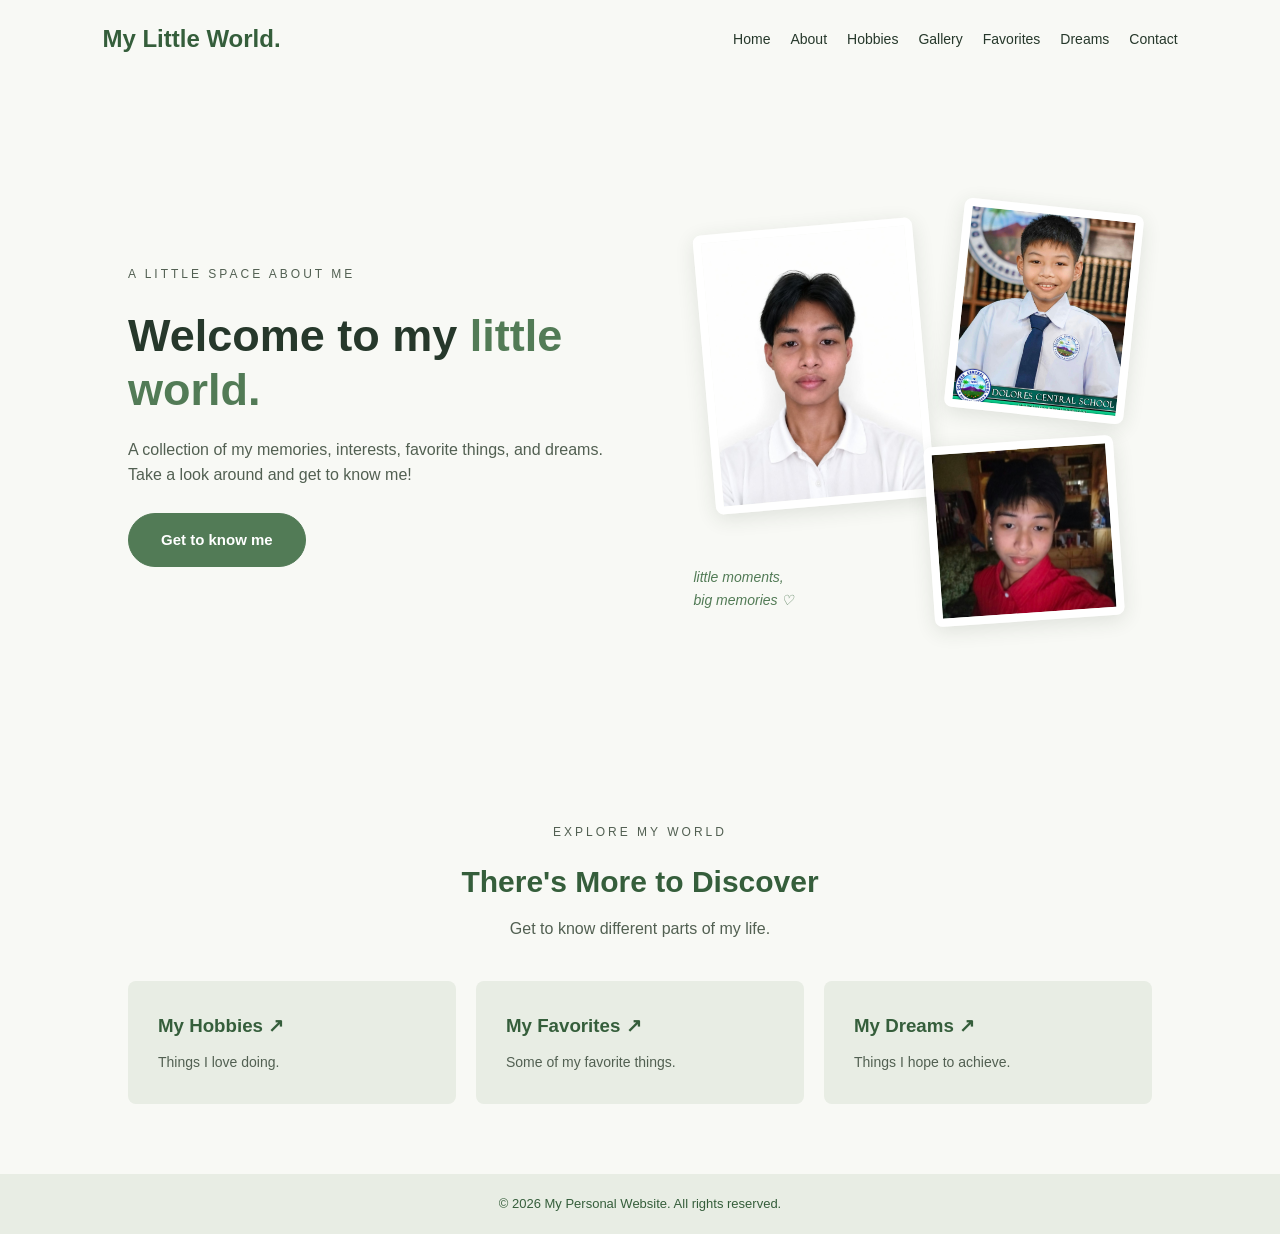
<file: index.html>
<!DOCTYPE html>
<html lang="en">

<head>
    <!-- Sets the character encoding so text displays correctly -->
    <meta charset="UTF-8">

    <!-- Makes the website adjust to different screen sizes -->
    <meta name="viewport" content="width=device-width, initial-scale=1.0">

    <!-- The title displayed on the browser tab -->
    <title>Home | My Personal Website</title>

    <!-- Connects this HTML file to our CSS design file -->
    <link rel="stylesheet" href="style.css">
</head>

<body>

    <!-- HEADER: Contains the website logo and navigation menu -->
    <header>

        <!-- NAVIGATION: Links to all seven website pages -->
        <nav class="navbar">

            <!-- Website name -->
            <h2 class="logo">My Little World.</h2>

            <!-- Navigation links -->
            <ul class="nav-links">
                <li><a href="index.html">Home</a></li>
                <li><a href="about.html">About</a></li>
                <li><a href="hobbies.html">Hobbies</a></li>
                <li><a href="gallery.html">Gallery</a></li>
                <li><a href="favorites.html">Favorites</a></li>
                <li><a href="dreams.html">Dreams</a></li>
                <li><a href="contact.html">Contact</a></li>
            </ul>

        </nav>
    </header>


    <!-- MAIN: Contains the main content of the homepage -->
    <main>

        <!-- HERO SECTION: The welcome message and introduction -->
        <section class="home-hero">

            <!-- Introduction text -->
            <div class="hero-intro">

                <p class="welcome">A LITTLE SPACE ABOUT ME</p>

                <h1>Welcome to my <span>little world.</span></h1>

                <p>
                    A collection of my memories, interests,
                    favorite things, and dreams.
                    Take a look around and get to know me!
                </p>

                <!-- Button that takes visitors to the About page -->
                <a href="about.html" class="button">
                    Get to know me
                </a>

            </div>


            <!-- PHOTO COLLAGE: Displays three personal photos -->
            <div class="photo-collage">

                <img src="images/68ea8a51-f6c2-4636-8821-da8020b15605.jpg"
                     alt="My profile photo"
                     class="collage-photo photo-one">

                <img src="images/1ccf02e3-b3cf-408d-aa7a-ffcaf8019500.jpg"
                     alt="A favorite memory"
                     class="collage-photo photo-two">

                <img src="images/1342d25d-c204-49b4-8e90-c7e0130693b8.jpg"
                     alt="Another favorite memory"
                     class="collage-photo photo-three">

                <!-- Small decorative text beside the photos -->
                <div class="collage-note">
                    little moments,<br>big memories ♡
                </div>

            </div>

        </section>


        <!-- EXPLORE SECTION: Provides shortcuts to other pages -->
        <section class="home-section">

            <!-- Section heading -->
            <div class="section-heading">

                <p class="welcome">EXPLORE MY WORLD</p>

                <h2>There's More to Discover</h2>

                <p>Get to know different parts of my life.</p>

            </div>


            <!-- QUICK LINKS: Cards that lead to other pages -->
            <div class="quick-links">

                <a href="hobbies.html" class="quick-card">
                    <h3>My Hobbies ↗</h3>
                    <p>Things I love doing.</p>
                </a>

                <a href="favorites.html" class="quick-card">
                    <h3>My Favorites ↗</h3>
                    <p>Some of my favorite things.</p>
                </a>

                <a href="dreams.html" class="quick-card">
                    <h3>My Dreams ↗</h3>
                    <p>Things I hope to achieve.</p>
                </a>

            </div>

        </section>

    </main>


    <!-- FOOTER: Appears at the bottom of the homepage -->
    <footer>
        <p>&copy; 2026 My Personal Website. All rights reserved.</p>
    </footer>

</body>
</html>
</file>
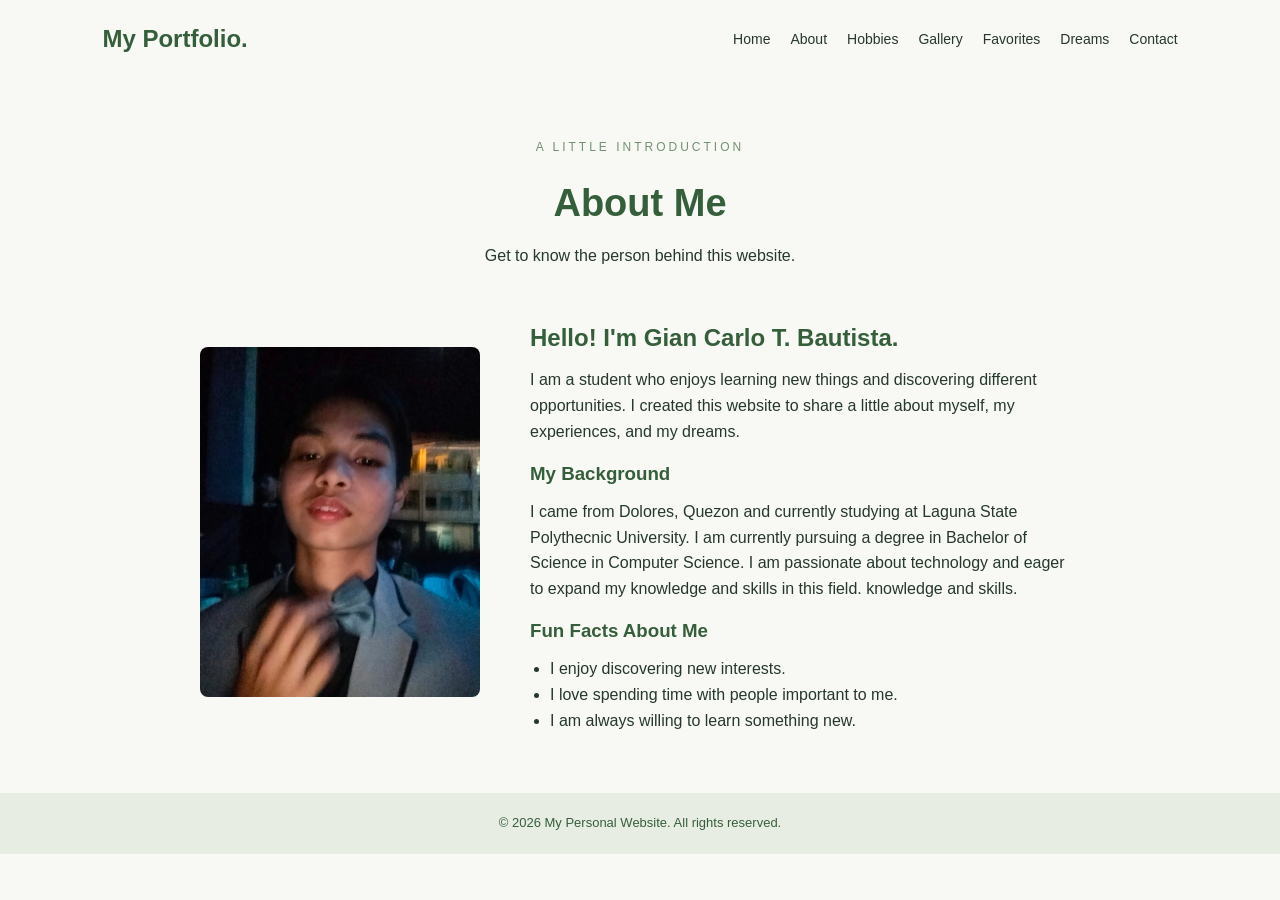
<file: about.html>
<!DOCTYPE html>
<html lang="en">
<head>
    <meta charset="UTF-8">
    <meta name="viewport" content="width=device-width, initial-scale=1.0">

    <title>About Me | My Personal Website</title>

    <link rel="stylesheet" href="style.css">
</head>

<body>

    <!-- Navigation -->
    <header>
        <nav class="navbar">
            <h2 class="logo">My Portfolio.</h2>

            <ul class="nav-links">
                <li><a href="index.html">Home</a></li>
                <li><a href="about.html">About</a></li>
                <li><a href="hobbies.html">Hobbies</a></li>
                <li><a href="gallery.html">Gallery</a></li>
                <li><a href="favorites.html">Favorites</a></li>
                <li><a href="dreams.html">Dreams</a></li>
                <li><a href="contact.html">Contact</a></li>
            </ul>
        </nav>
    </header>

    <!-- About Me Content -->
    <main class="page-container">

        <section class="page-heading">
            <p class="welcome">A LITTLE INTRODUCTION</p>
            <h1>About Me</h1>
            <p>Get to know the person behind this website.</p>
        </section>

        <section class="about-content">

            <div class="about-image">
                <img src="images/0bf9fb83-a630-45a4-aafd-3dfffcbde863.jpg" alt="My photograph">
            </div>

            <div class="about-text">
                <h2>Hello! I'm Gian Carlo T. Bautista.</h2>

                <p>
                    I am a student who enjoys learning new things
                    and discovering different opportunities.
                    I created this website to share a little
                    about myself, my experiences, and my dreams.
                </p>

                <h3>My Background</h3>
                <p>
                    I came from Dolores, Quezon and currently
                    studying at Laguna State Polythecnic University. I am currently pursuing a degree in Bachelor of Science in Computer Science. I am passionate about technology and eager to expand my knowledge and skills in this field.
                    knowledge and skills.
                </p>

                <h3>Fun Facts About Me</h3>
                <ul>
                    <li>I enjoy discovering new interests.</li>
                    <li>I love spending time with people important to me.</li>
                    <li>I am always willing to learn something new.</li>
                </ul>
            </div>

        </section>

    </main>

    <!-- Footer -->
    <footer>
        <p>&copy; 2026 My Personal Website. All rights reserved.</p>
    </footer>

</body>
</html>
</file>
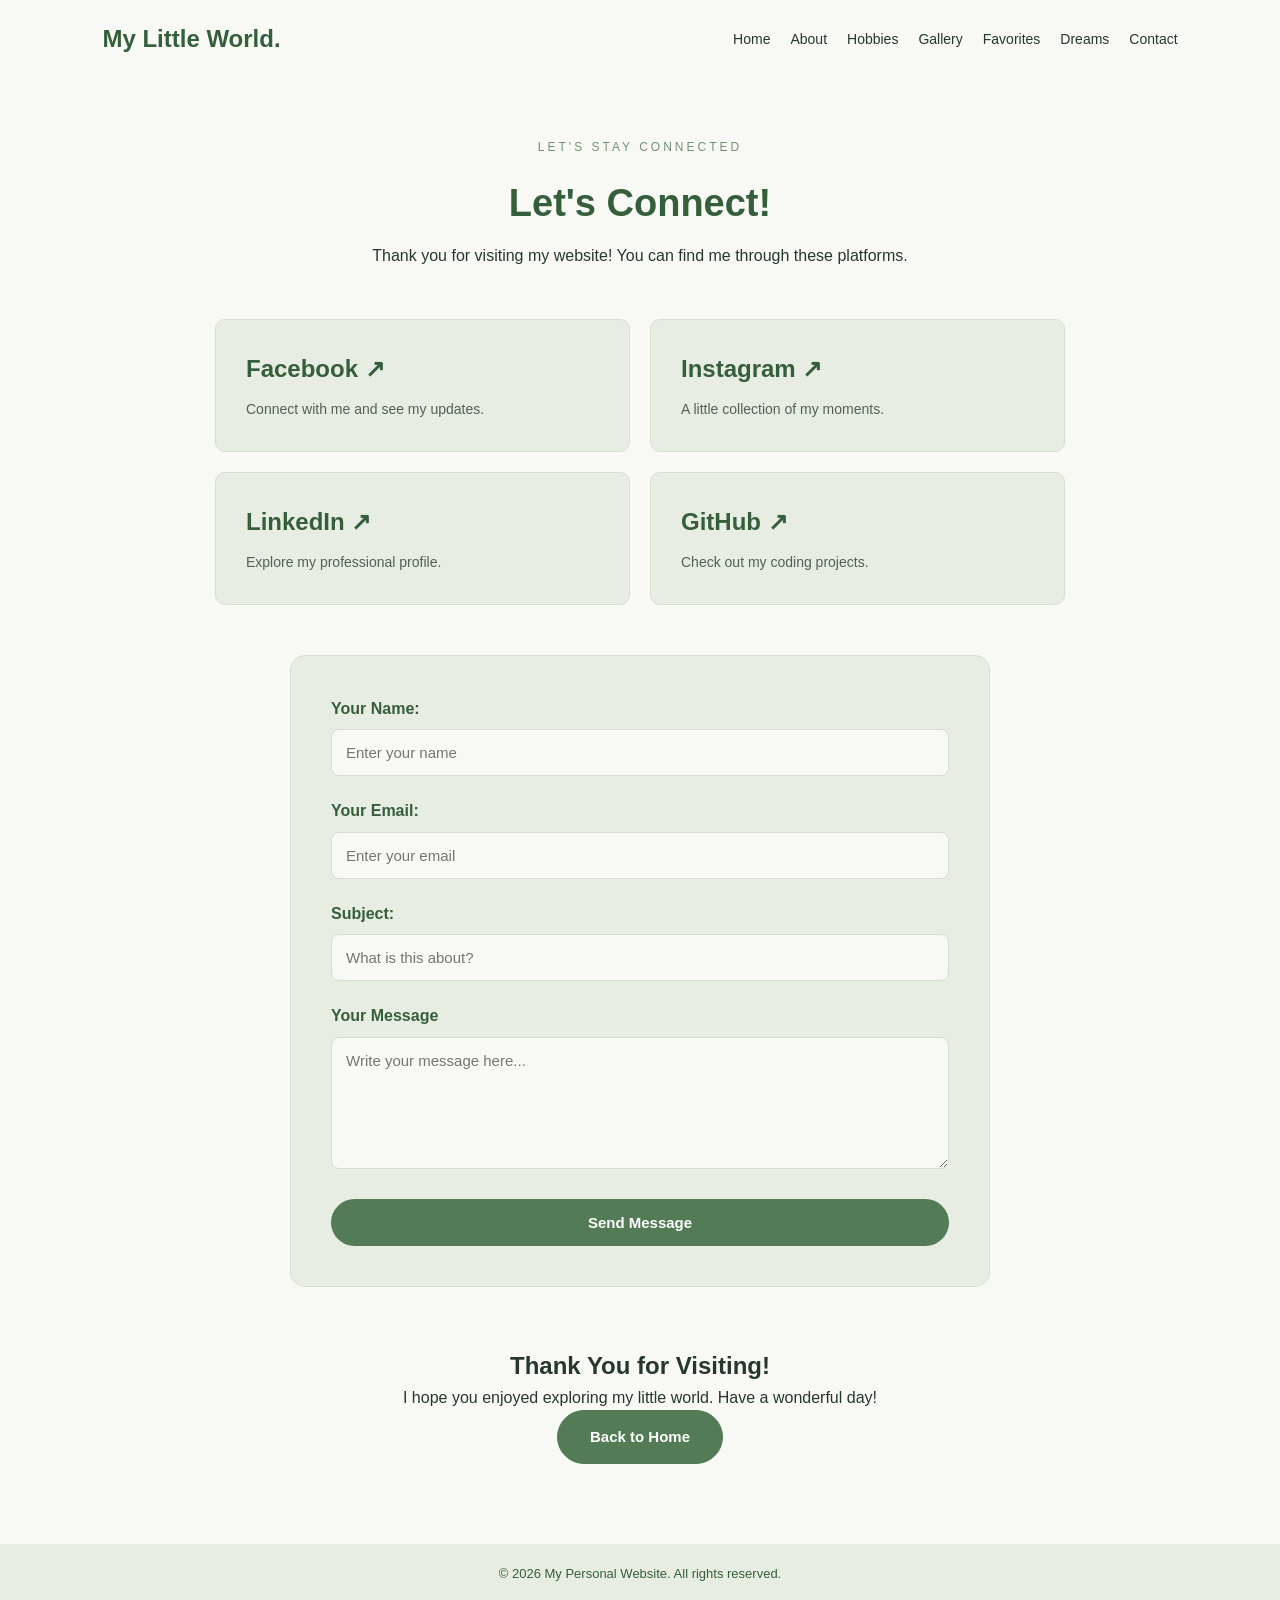
<file: contact.html>
<!DOCTYPE html>
<html lang="en">

<head>
    <!-- Basic website information -->
    <meta charset="UTF-8">
    <meta name="viewport" content="width=device-width, initial-scale=1.0">

    <!-- Browser tab title -->
    <title>Contact | My Personal Website</title>

    <!-- Connects the CSS design file -->
    <link rel="stylesheet" href="style.css">
</head>

<body>

    <!-- Header and navigation menu -->
    <header>
        <nav class="navbar">
            <h2 class="logo">My Little World.</h2>

            <ul class="nav-links">
                <li><a href="index.html">Home</a></li>
                <li><a href="about.html">About</a></li>
                <li><a href="hobbies.html">Hobbies</a></li>
                <li><a href="gallery.html">Gallery</a></li>
                <li><a href="favorites.html">Favorites</a></li>
                <li><a href="dreams.html">Dreams</a></li>
                <li><a href="contact.html">Contact</a></li>
            </ul>
        </nav>
    </header>

    <!-- Main content of the Contact page -->
    <main class="page-container">

        <!-- Page introduction -->
        <section class="page-heading">
            <p class="welcome">LET'S STAY CONNECTED</p>
            <h1>Let's Connect!</h1>
            <p>
                Thank you for visiting my website!
                You can find me through these platforms.
            </p>
        </section>

        <!-- Social media links -->
        <section class="social-container">

            <!-- Facebook card -->
            <a href="https://www.facebook.com/share/1DQsStq8Vs/"
               class="social-card"
               target="_blank"
               rel="noopener noreferrer">
                <h2>Facebook ↗</h2>
                <p>Connect with me and see my updates.</p>
            </a>

            <!-- Instagram card -->
            <a href="https://www.instagram.com/gi_annnnn?avpt=MXVsczcyMmUxNm5yaw=="
               class="social-card"
               target="_blank"
               rel="noopener noreferrer">
                <h2>Instagram ↗</h2>
                <p>A little collection of my moments.</p>
            </a>

            <!-- LinkedIn card -->
            <a href="https://www.linkedin.com/in/gian-carlo-bautista-596049447?utm_source=share_via&utm_content=profile&utm_medium=member_android"
               class="social-card"
               target="_blank"
               rel="noopener noreferrer">
                <h2>LinkedIn ↗</h2>
                <p>Explore my professional profile.</p>
            </a>

            <!-- GitHub card -->
            <a href="https://github.com/bgiancarlo68-byte"
               class="social-card"
               target="_blank"
               rel="noopener noreferrer">
                <h2>GitHub ↗</h2>
                <p>Check out my coding projects.</p>
            </a>

        </section>

        <!-- CONTACT FORM -->
        <section class="contact-form-container">
             
            <form>
                <!-- NAME FIELD-->
                 <div class = "form-group">
                    <label for="name">Your Name:</label>

                    <input  type="text" 
                            id="name" 
                            name="name" 
                            placeholder="Enter your name"
                            required>
                 </div>
        
                <!-- EMAIL FIELD -->
                <div class="form-group">
                    <label for="email">Your Email:</label>
                    <input  type="email" 
                            id="email" 
                            name="email" 
                            placeholder="Enter your email"
                            required>
                </div>

                <!-- SUBJECT FIELD -->
                <div class="form-group">
                    <label for="subject">Subject:</label>
                    <input type="text" 
                              id="subject" 
                              name="subject" 
                              placeholder="What is this about?"
                              required>
                </div>
                <!-- MESSAGE FIELD -->
<div class="form-group">

    <label for="message">Your Message</label>

    <textarea
        id="message"
        name="message"
        rows="6"
        placeholder="Write your message here..."
        required></textarea>

</div>
<!-- SUBMIT BUTTON -->
<button type="submit" class="submit-button">
    Send Message
</button>

            </form>

        </section>

        <!-- Closing message -->
        <section class="social-message">
            <h2>Thank You for Visiting!</h2>
            <p>
                I hope you enjoyed exploring my little world.
                Have a wonderful day!
            </p>
            <a href="index.html" class="button">Back to Home</a>
        </section>

    </main>

    <!-- Footer -->
    <footer>
        <p>&copy; 2026 My Personal Website. All rights reserved.</p>
    </footer>

</body>
</html>
</file>
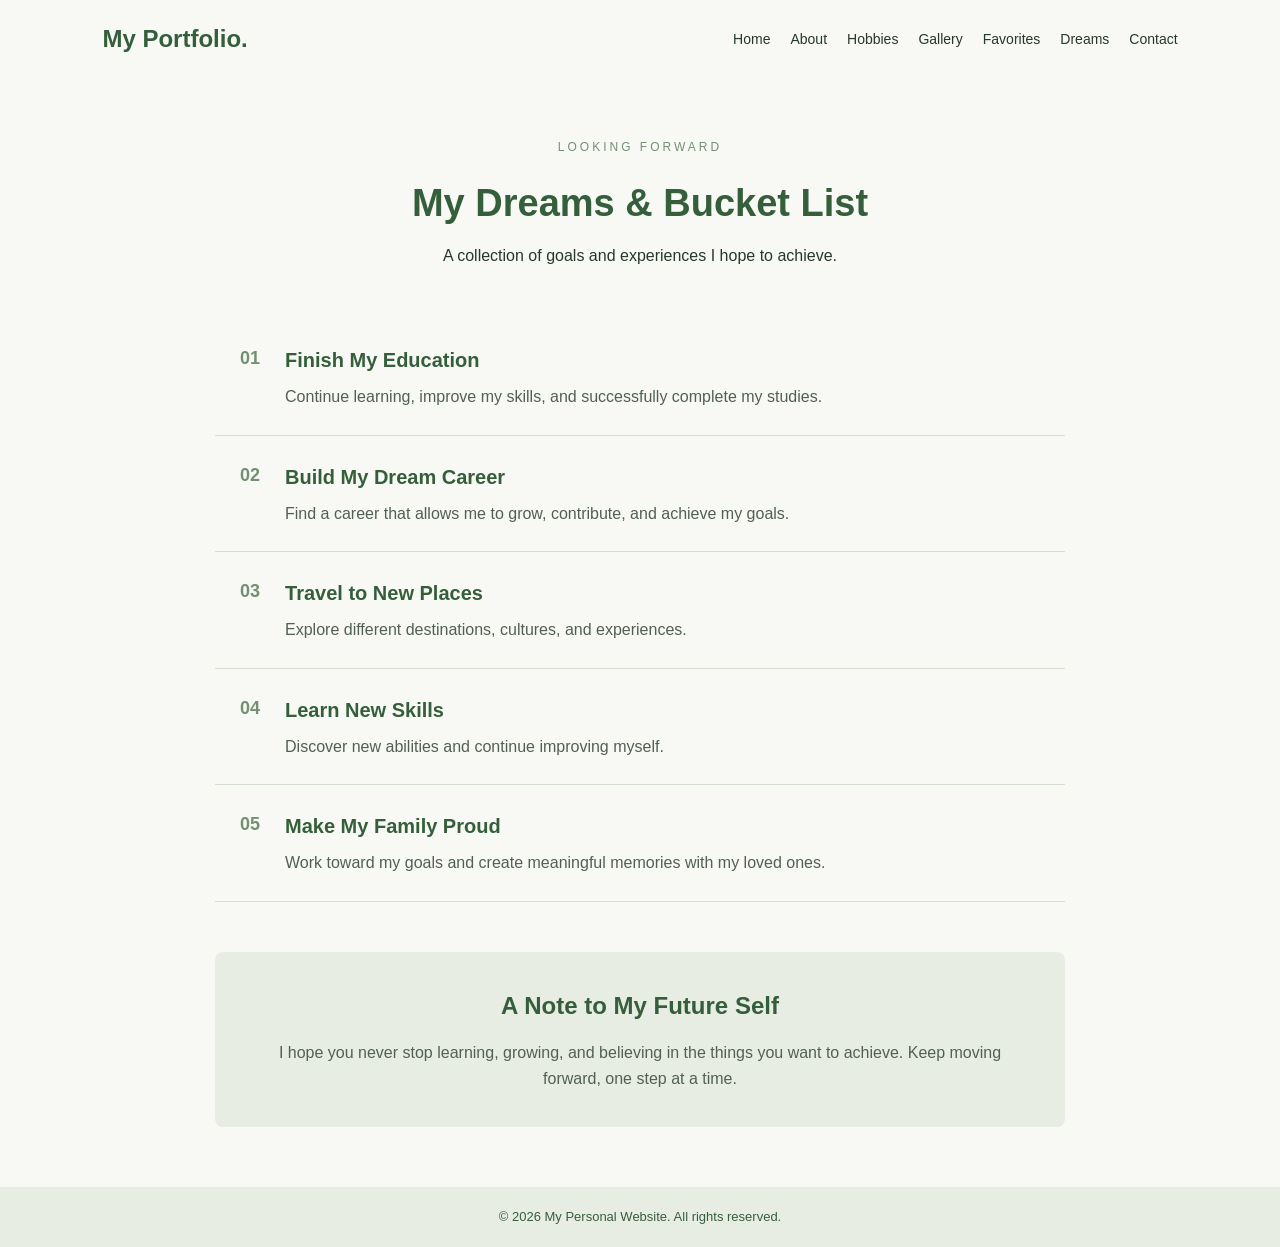
<file: dreams.html>
<!DOCTYPE html>
<html lang="en">
<head>
    <meta charset="UTF-8">
    <meta name="viewport" content="width=device-width, initial-scale=1.0">
    <title>My Dreams | My Personal Website</title>
    <link rel="stylesheet" href="style.css">
</head>

<body>

    <!-- Navigation -->
    <header>
        <nav class="navbar">
            <h2 class="logo">My Portfolio.</h2>

            <ul class="nav-links">
                <li><a href="index.html">Home</a></li>
                <li><a href="about.html">About</a></li>
                <li><a href="hobbies.html">Hobbies</a></li>
                <li><a href="gallery.html">Gallery</a></li>
                <li><a href="favorites.html">Favorites</a></li>
                <li><a href="dreams.html">Dreams</a></li>
                <li><a href="contact.html">Contact</a></li>
            </ul>
        </nav>
    </header>

    <!-- Dreams Content -->
    <main class="page-container">

        <section class="page-heading">
            <p class="welcome">LOOKING FORWARD</p>
            <h1>My Dreams & Bucket List</h1>
            <p>A collection of goals and experiences I hope to achieve.</p>
        </section>

        <section class="dreams-container">

            <div class="dream-item">
                <span class="dream-number">01</span>
                <div>
                    <h2>Finish My Education</h2>
                    <p>
                        Continue learning, improve my skills,
                        and successfully complete my studies.
                    </p>
                </div>
            </div>

            <div class="dream-item">
                <span class="dream-number">02</span>
                <div>
                    <h2>Build My Dream Career</h2>
                    <p>
                        Find a career that allows me to grow,
                        contribute, and achieve my goals.
                    </p>
                </div>
            </div>

            <div class="dream-item">
                <span class="dream-number">03</span>
                <div>
                    <h2>Travel to New Places</h2>
                    <p>
                        Explore different destinations,
                        cultures, and experiences.
                    </p>
                </div>
            </div>

            <div class="dream-item">
                <span class="dream-number">04</span>
                <div>
                    <h2>Learn New Skills</h2>
                    <p>
                        Discover new abilities and continue
                        improving myself.
                    </p>
                </div>
            </div>

            <div class="dream-item">
                <span class="dream-number">05</span>
                <div>
                    <h2>Make My Family Proud</h2>
                    <p>
                        Work toward my goals and create
                        meaningful memories with my loved ones.
                    </p>
                </div>
            </div>

        </section>

        <section class="future-message">
            <h2>A Note to My Future Self</h2>
            <p>
                I hope you never stop learning, growing,
                and believing in the things you want to achieve.
                Keep moving forward, one step at a time.
            </p>
        </section>

    </main>

    <!-- Footer -->
    <footer>
        <p>&copy; 2026 My Personal Website. All rights reserved.</p>
    </footer>

</body>
</html>
</file>
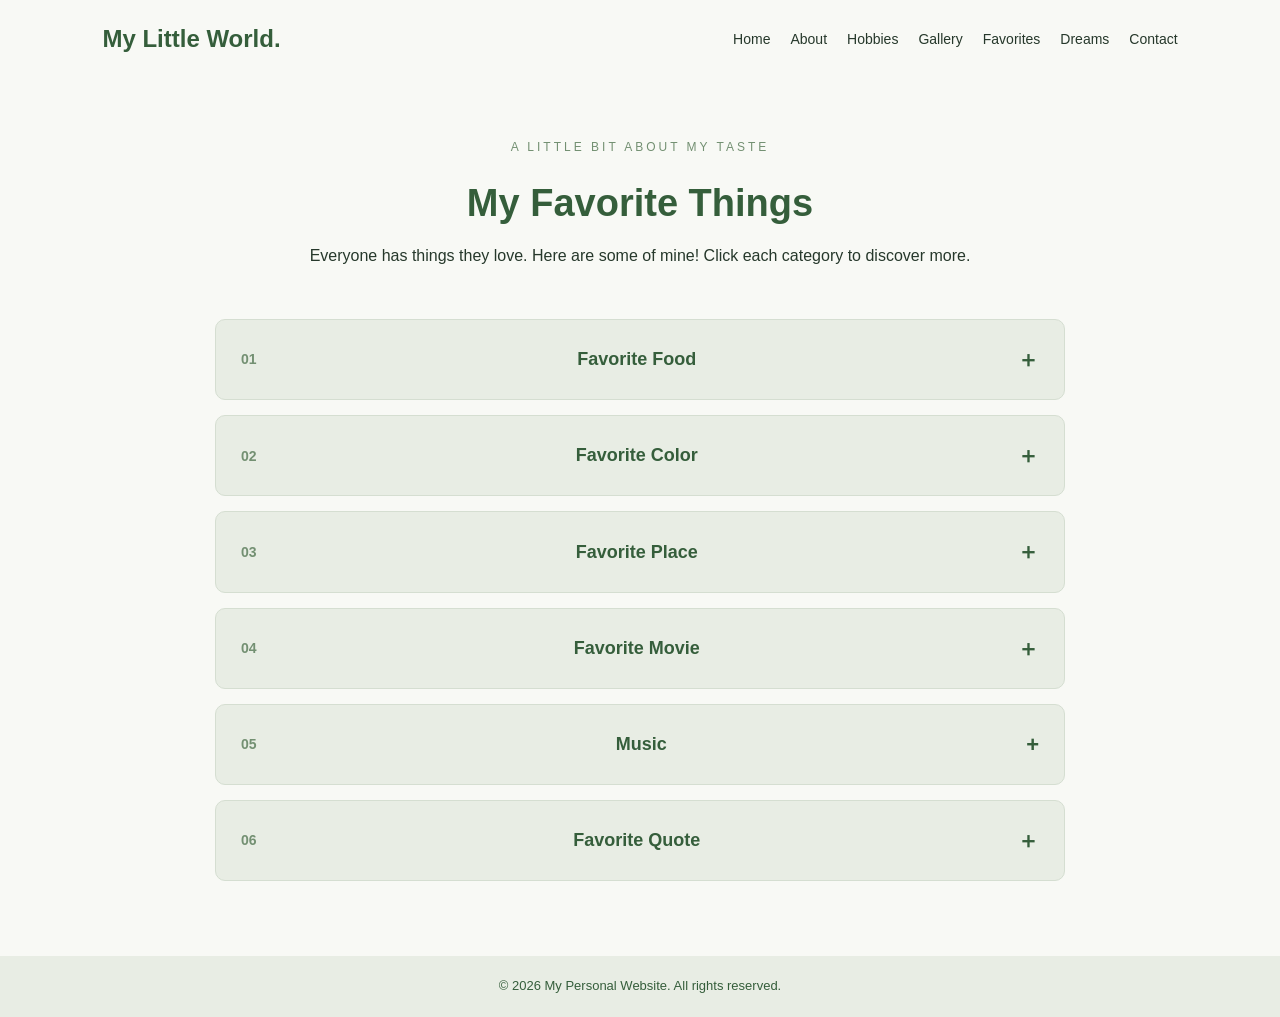
<file: favorites.html>
<!DOCTYPE html>
<html lang="en">

<head>
    <!-- Sets the character encoding -->
    <meta charset="UTF-8">

    <!-- Makes the website responsive on different devices -->
    <meta name="viewport" content="width=device-width, initial-scale=1.0">

    <!-- Browser tab title -->
    <title>Favorites | My Personal Website</title>

    <!-- Connects the CSS file -->
    <link rel="stylesheet" href="style.css">
</head>

<body>

    <!-- HEADER: Website logo and navigation -->
    <header>
        <nav class="navbar">

            <h2 class="logo">My Little World.</h2>

            <!-- Links to the seven website pages -->
            <ul class="nav-links">
                <li><a href="index.html">Home</a></li>
                <li><a href="about.html">About</a></li>
                <li><a href="hobbies.html">Hobbies</a></li>
                <li><a href="gallery.html">Gallery</a></li>
                <li><a href="favorites.html">Favorites</a></li>
                <li><a href="dreams.html">Dreams</a></li>
                <li><a href="contact.html">Contact</a></li>
            </ul>

        </nav>
    </header>


    <!-- MAIN: Main content of the Favorites page -->
    <main class="page-container">

        <!-- PAGE INTRODUCTION -->
        <section class="page-heading">
            <p class="welcome">A LITTLE BIT ABOUT MY TASTE</p>

            <h1>My Favorite Things</h1>

            <p>
                Everyone has things they love.
                Here are some of mine!
                Click each category to discover more.
            </p>
        </section>


        <!-- FAVORITES: Clickable categories -->
        <section class="interactive-favorites">


            <!-- 1. FAVORITE FOOD -->
            <details class="favorite-detail">
                <summary>
                    <span>01</span>
                    Favorite Food
                    <span class="arrow">＋</span>
                </summary>

                <div class="favorite-content">

                    <!-- Replace the image with your own food photo -->
                    <img src="images/food.jpg"
                         alt="My favorite food">

                    <h2>My Favorite Food</h2>

                    <p>
    I love <span class="highlight-word">spaghetti</span>
    because it's a comfort food that reminds me of home.
</p>

                </div>
            </details>


            <!-- 2. FAVORITE COLOR -->
<details class="favorite-detail">
    <summary>
        <span>02</span>
        Favorite Color
        <span class="arrow">＋</span>
    </summary>

    <div class="favorite-content">

        <img src="images/color.png"
             alt="My favorite color">

        <h2>My Favorite Color</h2>

        <p>
            I love <span class="highlight-word">green</span>
            because it gives me a feeling of calmness and reminds me of nature.
        </p>

    </div>
</details>

                </div>
            </details>


            <!-- 3. FAVORITE PLACE -->
            <details class="favorite-detail">
                <summary>
                    <span>03</span>
                    Favorite Place
                    <span class="arrow">＋</span>
                </summary>

                <div class="favorite-content">

                    <!-- Add a photo of your favorite place -->
                    <img src="images/place.avif"
                         alt="My favorite place">

                    <h2>My Favorite Place</h2>

                    <p>
    I would love to visit <span class="highlight-word">Japan</span>
    because of its beautiful scenery, rich culture, delicious food,
    and peaceful places.
</p>

                </div>
            </details>


            <!-- 4. FAVORITE MOVIE -->
            <details class="favorite-detail">
                <summary>
                    <span>04</span>
                    Favorite Movie
                    <span class="arrow">＋</span>
                </summary>

                <div class="favorite-content">

                    <!-- Add a movie-related photo you have permission to use -->
                    <img src="images/movie.webp"
                         alt="My favorite movie">

                    <h2>My Favorite Movie</h2>

                    <p>
                        My favorite movie is <span class="highlight-word">A Silent Voice</span> because I got so emotional while watching it. The story made me realize that we should forgive ourselves and continue our lives to become better people.
                    </p>

                </div>
            </details>


            

<!-- 05. FAVORITE MUSIC -->
<details class="favorite-detail">
    <summary>
        <span>05</span>
        <span>Music</span>
        <span class="arrow">+</span>
    </summary>

    <div class="favorite-content">
        <h2>My Favorite Song</h2>

        <p>Risk It All by Bruno Mars</p>

        <!-- Spotify Music Player -->
        <iframe
            src="https://open.spotify.com/embed/track/5y2ijHECwFYWqcAHKTZgzD"
            width="100%"
            height="152"
            style="border: 0; border-radius: 12px;"
            allow="autoplay; clipboard-write; encrypted-media; fullscreen; picture-in-picture"
            loading="lazy">
        </iframe>
    </div>
</details>



</details>

</div>

            <!-- 6. FAVORITE QUOTE -->
            <details class="favorite-detail">
                <summary>
                    <span>06</span>
                    Favorite Quote
                    <span class="arrow">＋</span>
                </summary>

                <div class="favorite-content quote-content">

                    <!-- Centered quote section -->
                    <h2>Words I Live By</h2>

                    <blockquote>
                        “Learning never exhausts the mind.”
                    </blockquote>

                    <p>
                        — Leonardo da Vinci
                    </p>

                    <p>
                        Our mind is a powerful tool that can help us achieve our goals and overcome challenges. By continuously learning and expanding our knowledge, we can unlock our full potential and lead a fulfilling life.
                    </p>

                </div>
            </details>


        </section>

    </main>


    <!-- FOOTER: Bottom part of the page -->
    <footer>
        <p>&copy; 2026 My Personal Website. All rights reserved.</p>
    </footer>

</body>
</html>
</file>
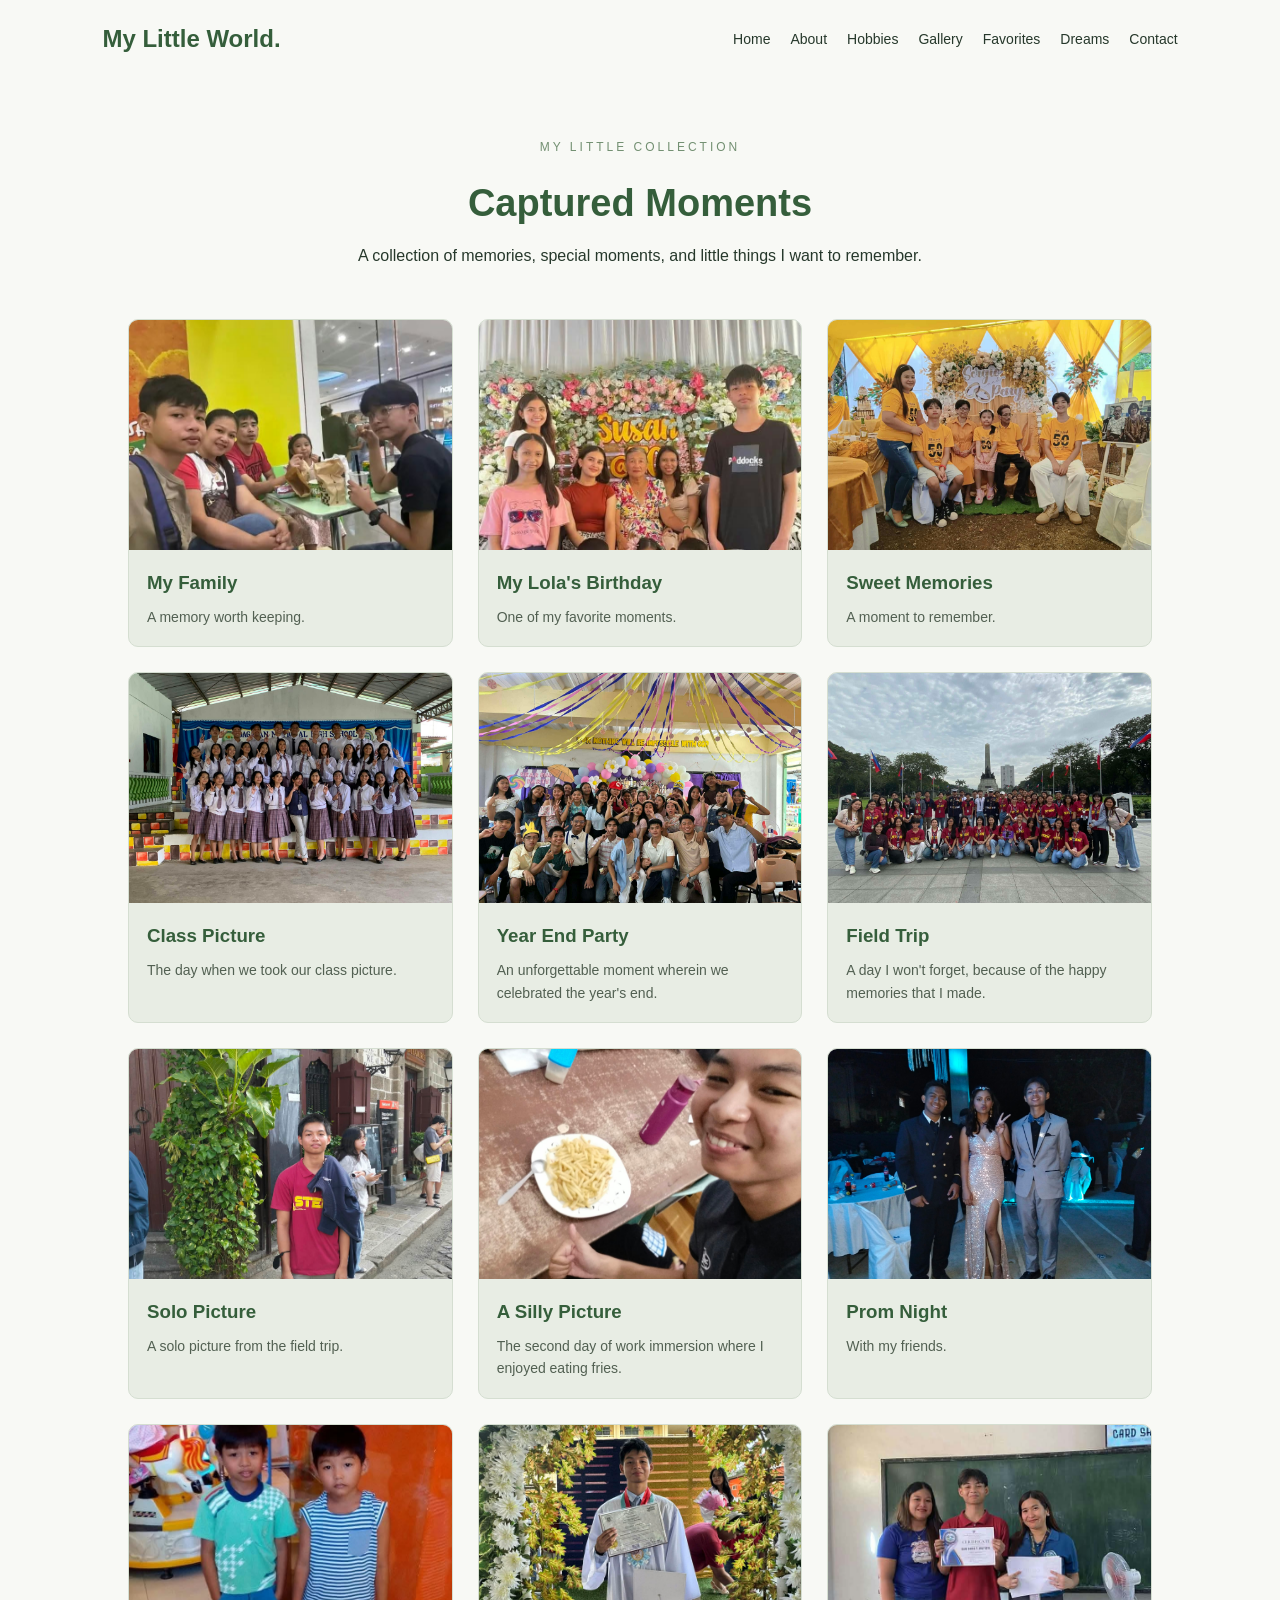
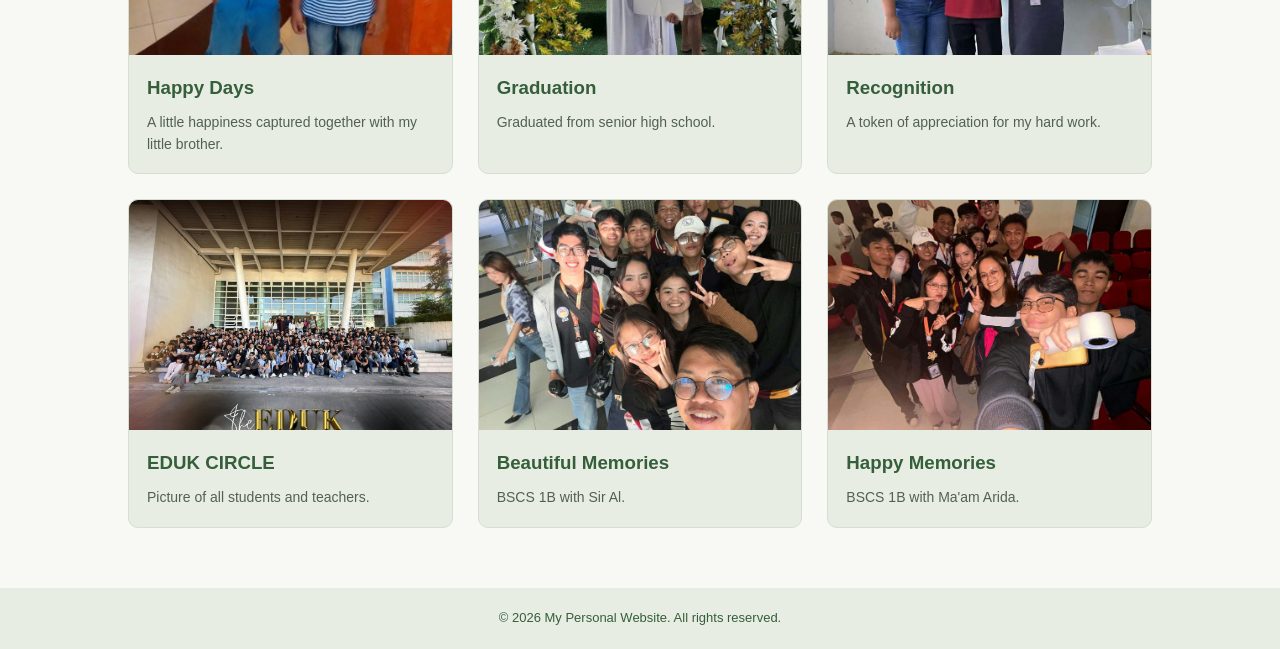
<file: gallery.html>
<!DOCTYPE html>
<html lang="en">

<head>
    <!-- Sets the character encoding -->
    <meta charset="UTF-8">

    <!-- Makes the page responsive -->
    <meta name="viewport" content="width=device-width, initial-scale=1.0">

    <!-- Browser tab title -->
    <title>Gallery | My Personal Website</title>

    <!-- Connects the CSS file -->
    <link rel="stylesheet" href="style.css">
</head>

<body>

    <!-- HEADER AND NAVIGATION -->
    <header>
        <nav class="navbar">

            <h2 class="logo">My Little World.</h2>

            <!-- Links to the seven website pages -->
            <ul class="nav-links">
                <li><a href="index.html">Home</a></li>
                <li><a href="about.html">About</a></li>
                <li><a href="hobbies.html">Hobbies</a></li>
                <li><a href="gallery.html">Gallery</a></li>
                <li><a href="favorites.html">Favorites</a></li>
                <li><a href="dreams.html">Dreams</a></li>
                <li><a href="contact.html">Contact</a></li>
            </ul>

        </nav>
    </header>


    <!-- MAIN GALLERY CONTENT -->
    <main class="page-container">

        <!-- Gallery heading -->
        <section class="page-heading">
            <p class="welcome">MY LITTLE COLLECTION</p>
            <h1>Captured Moments</h1>
            <p>A collection of memories, special moments, and little things I want to remember.</p>
        </section>


        <!-- PHOTO GALLERY -->
        <section class="gallery-grid">

            <!-- Picture 1 -->
            <div class="gallery-card">
                <img src="images/4717064c-4ce5-41b6-9ca8-68ce0f440f0c.jpg" alt="Gallery photo 1">
                <div class="gallery-caption">
                    <h3>My Family</h3>
                    <p>A memory worth keeping.</p>
                </div>
            </div>

            <!-- Picture 2 -->
            <div class="gallery-card">
                <img src="images/fc69c4ee-4f4e-4bd8-9c71-3be76a12371d.jpg" alt="Gallery photo 2">
                <div class="gallery-caption">
                    <h3>My Lola's Birthday</h3>
                    <p>One of my favorite moments.</p>
                </div>
            </div>

            <!-- Picture 3 -->
            <div class="gallery-card">
                <img src="images/43d66628-9ee6-4747-8217-71cc34bc881b.jpg" alt="Gallery photo 3">
                <div class="gallery-caption">
                    <h3>Sweet Memories</h3>
                    <p>A moment to remember.</p>
                </div>
            </div>

            <!-- Picture 4 -->
            <div class="gallery-card">
                <img src="images/71d1c1b7-3fee-4465-ac1b-10aa12ab13c4.jpg" alt="Gallery photo 4">
                <div class="gallery-caption">
                    <h3>Class Picture</h3>
                    <p>The day when we took our class picture.</p>
                </div>
            </div>

            <!-- Picture 5 -->
            <div class="gallery-card">
                <img src="images/790d2a9e-4903-40cf-83d8-4fcd203cdb69.jpg" alt="Gallery photo 5">
                <div class="gallery-caption">
                    <h3>Year End Party</h3>
                    <p>An unforgettable moment wherein we celebrated the year's end.</p>
                </div>
            </div>

            <!-- Picture 6 -->
            <div class="gallery-card">
                <img src="images/b313d790-3d31-42ce-9ccd-53536472e7ce.jpg" alt="Gallery photo 6">
                <div class="gallery-caption">
                    <h3>Field Trip</h3>
                    <p>A day I won't forget, because of the happy memories that I made.</p>
                </div>
            </div>

            <!-- Picture 7 -->
            <div class="gallery-card">
                <img src="images/40ed8a87-2e4f-4a4d-b17e-3ab3ffa1af54.jpg" alt="Gallery photo 7">
                <div class="gallery-caption">
                    <h3>Solo Picture</h3>
                    <p>A solo picture from the field trip.</p>
                </div>
            </div>

            <!-- Picture 8 -->
            <div class="gallery-card">
                <img src="images/a312f0c5-5b1b-46a8-bca3-a0b42bba94f7.jpg" alt="Gallery photo 8">
                <div class="gallery-caption">
                    <h3>A Silly Picture</h3>
                    <p>The second day of work immersion where I enjoyed eating fries.</p>

                </div>
            </div>

            <!-- Picture 9 -->
            <div class="gallery-card">
                <img src="images/5b34f9a3-9504-4832-aaf3-4ea4750c91a7.jpg" alt="Gallery photo 9">
                <div class="gallery-caption">
                    <h3>Prom Night</h3>
                    <p>With my friends.</p>
                </div>
            </div>

            <!-- Picture 10 -->
            <div class="gallery-card">
                <img src="images/956490e8-96b9-417f-990f-622fb453ee31.jpg" alt="Gallery photo 10">
                <div class="gallery-caption">
                    <h3>Happy Days</h3>
                    <p>A little happiness captured together with my little brother.</p>
                </div>
            </div>

            <!-- Picture 11 -->
            <div class="gallery-card">
                <img src="images/a05c105b-7b45-42ee-9890-af3a4956e12c.jpg" alt="Gallery photo 11">
                <div class="gallery-caption">
                    <h3>Graduation</h3>
                    <p>Graduated from senior high school.</p>
                </div>
            </div>

            <!-- Picture 12 -->
            <div class="gallery-card">
                <img src="images/92667504-6b44-454a-95ba-913b98538953.jpg" alt="Gallery photo 12">
                <div class="gallery-caption">
                    <h3>Recognition</h3>
                    <p>A token of appreciation for my hard work.</p>
                </div>
            </div>

            <!-- Picture 13 -->
            <div class="gallery-card">
                <img src="images/bcb87877-ba34-42c5-9a70-1224e0f75b6d.jpg" alt="Gallery photo 13">
                <div class="gallery-caption">
                    <h3>EDUK CIRCLE</h3>
                    <p>Picture of all students and teachers.</p>
                </div>
            </div>

            <!-- Picture 14 -->
            <div class="gallery-card">
                <img src="images/e4030a2b-f1fe-4664-b011-f7d11d107a1f.jpg" alt="Gallery photo 14">
                <div class="gallery-caption">
                    <h3>Beautiful Memories</h3>
                    <p>BSCS 1B with Sir Al.</p>
                </div>
            </div>

            <!-- Picture 15 -->
            <div class="gallery-card">
                <img src="images/6e0614f7-c81b-4820-99fa-cceffc35082c.jpg" alt="Gallery photo 15">
                <div class="gallery-caption">
                    <h3>Happy Memories</h3>
                    <p>BSCS 1B with Ma'am Arida.</p>
                </div>
            </div>

        </section>

    </main>


    <!-- FOOTER -->
    <footer>
        <p>&copy; 2026 My Personal Website. All rights reserved.</p>
    </footer>

</body>
</html>
</file>
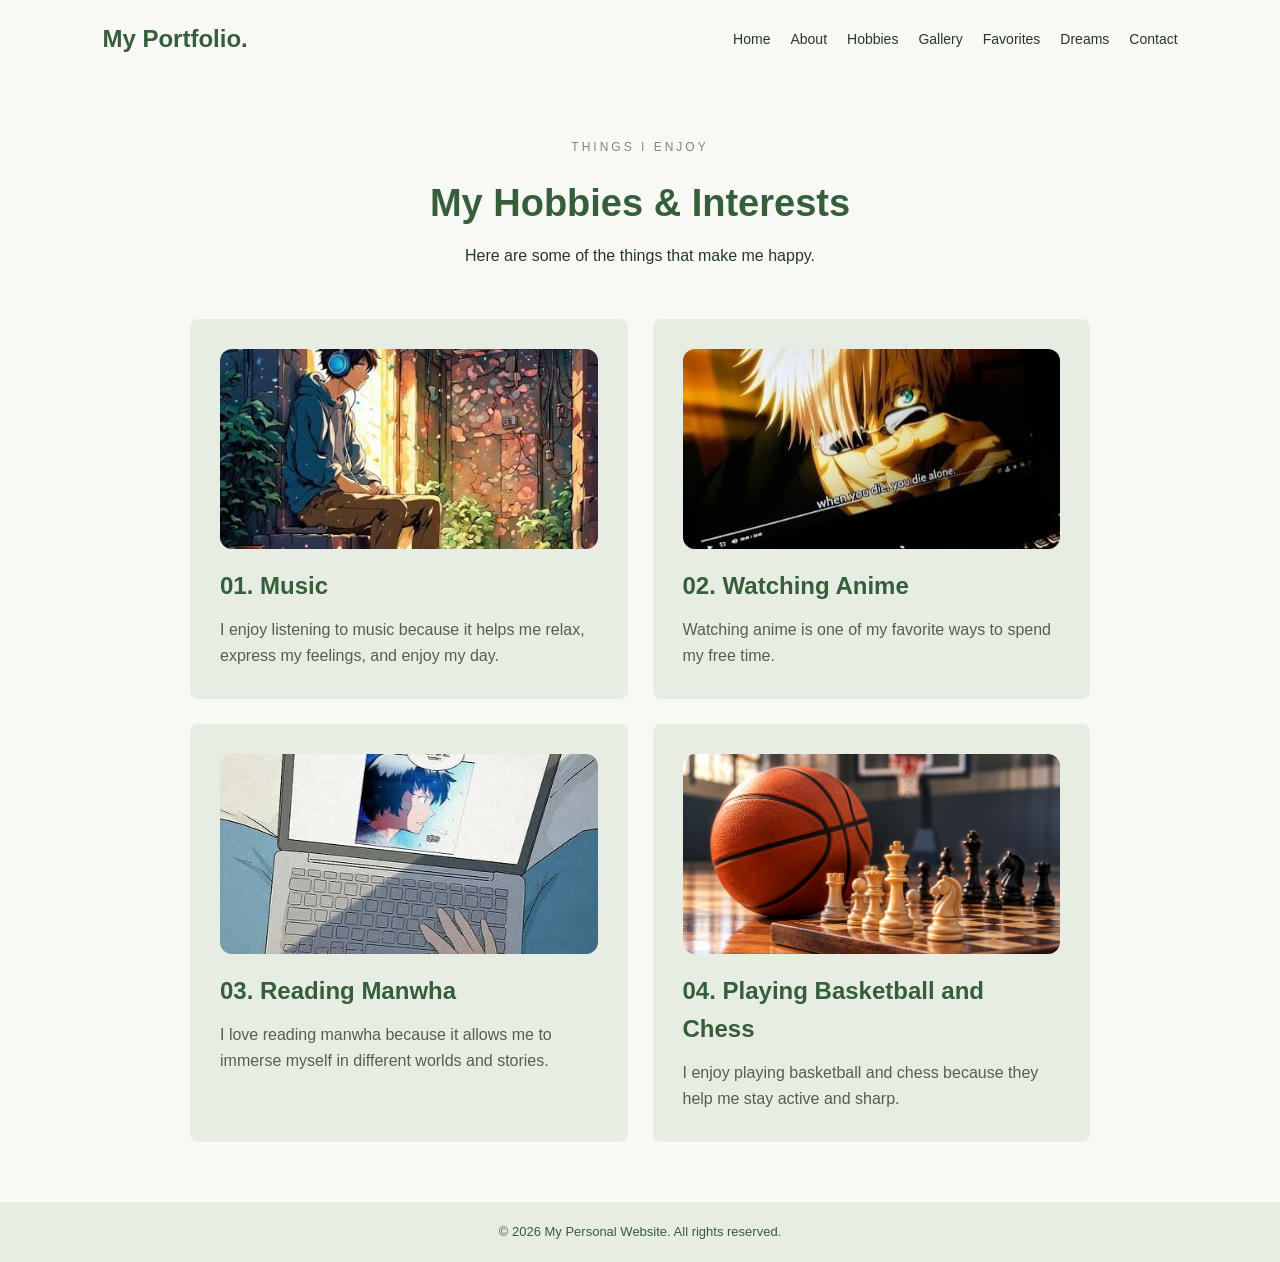
<file: hobbies.html>
<!DOCTYPE html>
<html lang="en">
<head>
    <meta charset="UTF-8">
    <meta name="viewport" content="width=device-width, initial-scale=1.0">
    <title>My Hobbies | My Personal Website</title>
    <link rel="stylesheet" href="style.css">
</head>

<body>

    <!-- Navigation -->
    <header>
        <nav class="navbar">
            <h2 class="logo">My Portfolio.</h2>

            <ul class="nav-links">
                <li><a href="index.html">Home</a></li>
                <li><a href="about.html">About</a></li>
                <li><a href="hobbies.html">Hobbies</a></li>
                <li><a href="gallery.html">Gallery</a></li>
                <li><a href="favorites.html">Favorites</a></li>
                <li><a href="dreams.html">Dreams</a></li>
                <li><a href="contact.html">Contact</a></li>
            </ul>
        </nav>
    </header>

    <!-- Hobbies Content -->
    <main class="page-container">

        <section class="page-heading">
            <p class="welcome">THINGS I ENJOY</p>
            <h1>My Hobbies & Interests</h1>
            <p>Here are some of the things that make me happy.</p>
        </section>

        <section class="hobby-grid">

            <div class="hobby-card">
    <img src="images/images.jpg" alt="Listening to music">

    <h2>01. Music</h2>
                <p>
                    I enjoy listening to music because it helps
                    me relax, express my feelings, and enjoy my day.
                </p>
            </div>

            <div class="hobby-card">
    <img src="images/anime.jpg" alt="Watching anime">

    <h2>02. Watching Anime</h2>
                <p>
                    Watching anime is one of my
                    favorite ways to spend my free time.
                </p>
            </div>

            <div class="hobby-card">
    <img src="images/manwha.jpg" alt="Reading manhwa">

    <h2>03. Reading Manwha</h2>
                <p>
                    I love reading manwha because it allows me to
                    immerse myself in different worlds and stories.
                </p>
            </div>

            <div class="hobby-card">
    <img src="images/Basketball and Chess in Warm Gym Light.png" alt="Basketball and chess">

    <h2>04. Playing Basketball and Chess</h2>
                <p>
                    I enjoy playing basketball and chess because they help me stay active and sharp.
                </p>
            </div>

        </section>

    </main>

    <!-- Footer -->
    <footer>
        <p>&copy; 2026 My Personal Website. All rights reserved.</p>
    </footer>

</body>
</html>
</file>
<file: style.css>
/* =========================================
   1. GENERAL WEBSITE SETTINGS
   These styles apply to all seven pages.
========================================= */

/* Removes default spacing and makes sizing easier */
* {
    margin: 0;
    padding: 0;
    box-sizing: border-box;
}

/* Sets the default font, background, and text color */
body {
    font-family: Arial, sans-serif;
    background-color: #F8F9F5;
    color: #26382B;
    line-height: 1.6;
}

/* Makes images fit inside their containers */
img {
    max-width: 100%;
}


/* =========================================
   2. HEADER AND NAVIGATION BAR
   Styles the website name and menu links.
========================================= */

/* Adds space around the navigation area */
header {
    background-color: #F8F9F5;
    padding: 20px 8%;
}

/* Arranges the logo and menu horizontally */
.navbar {
    display: flex;
    justify-content: space-between;
    align-items: center;
    flex-wrap: wrap;
    gap: 15px;
}

/* Styles the website logo */
.logo {
    color: #355E3B;
    font-size: 24px;
}

/* Arranges navigation links in a row */
.nav-links {
    display: flex;
    list-style: none;
    gap: 20px;
    flex-wrap: wrap;
}

/* Styles the navigation links */
.nav-links a {
    text-decoration: none;
    color: #26382B;
    font-size: 14px;
    transition: 0.3s;
}

/* Changes the link color when hovered */
.nav-links a:hover {
    color: #739072;
}


/* =========================================
   3. FOOTER
   Styles the bottom part of every page.
========================================= */

footer {
    text-align: center;
    padding: 20px;
    background-color: #E8EDE4;
    color: #355E3B;
    font-size: 13px;
}


/* =========================================
   4. HOME PAGE - WELCOME SECTION
   Styles the introduction on the homepage.
========================================= */

/* Arranges the welcome text and photo collage */
.home-hero {
    min-height: 75vh;
    display: grid;
    grid-template-columns: 1fr 1fr;
    align-items: center;
    gap: 50px;
    padding: 60px 10%;
}

/* Controls the width of the introduction */
.hero-intro {
    max-width: 550px;
}

/* Small decorative text above the main heading */
.welcome {
    color: #739072;
    letter-spacing: 3px;
    font-size: 12px;
    margin-bottom: 15px;
}

/* Main welcome heading */
.hero-intro h1 {
    color: #26382B;
    font-size: 45px;
    line-height: 1.2;
    margin-bottom: 20px;
}

/* Highlights selected words in sage green */
.hero-intro h1 span {
    color: #527B56;
}

/* Introduction paragraph */
.hero-intro p {
    margin-bottom: 25px;
    color: #526052;
}

/* HOME PAGE BUTTON */
.button {
    display: inline-block;
    padding: 14px 32px;
    background-color: #527B56;
    color: white;
    text-decoration: none;
    border-radius: 30px;
    border: 1px solid #527B56;
    font-size: 15px;
    font-weight: 600;
    transition: 0.3s ease;
}

.button:hover {
    background-color: #E8EDE4;
    color: #355E3B;
    transform: translateY(-3px);
}

/* =========================================
   6. HOME PAGE - PHOTO COLLAGE
   Arranges the three photos in a decorative layout.
========================================= */

/* Creates the area where the photos are placed */
.photo-collage {
    position: relative;
    height: 420px;
    width: 100%;
    max-width: 450px;
    margin: auto;
}

/* Shared design for all three photos */
.collage-photo {
    position: absolute;
    object-fit: cover;
    border: 8px solid white;
    border-radius: 8px;
    box-shadow: 0 5px 20px rgba(38, 56, 43, 0.12);
}

/* First photo */
.photo-one {
    width: 220px;
    height: 280px;
    top: 20px;
    left: 20px;
    transform: rotate(-5deg);
    z-index: 2;
}

/* Second photo */
.photo-two {
    width: 180px;
    height: 210px;
    top: 0;
    right: 0;
    transform: rotate(6deg);
    z-index: 1;
}

/* Third photo */
.photo-three {
    width: 190px;
    height: 180px;
    bottom: 5px;
    right: 15px;
    transform: rotate(-4deg);
    z-index: 3;
}

/* Decorative message beside the collage */
.collage-note {
    position: absolute;
    bottom: 15px;
    left: 10px;
    color: #527B56;
    font-size: 14px;
    font-style: italic;
    z-index: 4;
}


/* =========================================
   7. HOME PAGE - EXPLORE SECTION
   Styles the shortcuts to other website pages.
========================================= */

/* Adds spacing around the Explore section */
.home-section {
    padding: 70px 10%;
}

/* Centers the section heading */
.section-heading {
    text-align: center;
    margin-bottom: 40px;
}

/* Styles the Explore heading */
.section-heading h2 {
    color: #355E3B;
    font-size: 30px;
    margin-bottom: 10px;
}

/* Styles the description below the heading */
.section-heading p {
    color: #526052;
}

/* Arranges the shortcut cards in three columns */
.quick-links {
    display: grid;
    grid-template-columns: repeat(3, 1fr);
    gap: 20px;
}

/* Styles each shortcut card */
.quick-card {
    display: block;
    background-color: #E8EDE4;
    padding: 30px;
    border-radius: 8px;
    text-decoration: none;
    transition: 0.3s;
}

/* Card heading */
.quick-card h3 {
    color: #355E3B;
    margin-bottom: 10px;
}

/* Card description */
.quick-card p {
    color: #526052;
    font-size: 14px;
}

/* Adds a hover effect to the cards */
.quick-card:hover {
    background-color: #DFE8DA;
    transform: translateY(-5px);
}


/* =========================================
   8. RESPONSIVE HOME PAGE
   Adjusts the homepage for smaller screens.
========================================= */

@media (max-width: 768px) {

    /* Places the welcome text above the photos */
    .home-hero {
        grid-template-columns: 1fr;
        text-align: center;
        gap: 30px;
        padding: 40px 7%;
    }

    /* Makes the heading smaller on phones */
    .hero-intro h1 {
        font-size: 34px;
    }

    /* Adjusts the collage size */
    .photo-collage {
        max-width: 350px;
        height: 380px;
    }

    /* Makes the Explore cards appear in one column */
    .quick-links {
        grid-template-columns: 1fr;
    }

    /* Reduces section spacing */
    .home-section {
        padding: 45px 7%;
    }
}


/* =========================================
   9. ABOUT PAGE
   Styles the profile picture and introduction.
========================================= */

/* Adds space around the About page content */
.page-container {
    padding: 60px 10%;
    min-height: 75vh;
}

/* Centers the page title */
.page-heading {
    text-align: center;
    margin-bottom: 50px;
}

.page-heading h1 {
    color: #355E3B;
    font-size: 38px;
    margin-bottom: 10px;
}

/* Places the picture and text beside each other */
.about-content {
    display: flex;
    align-items: center;
    justify-content: center;
    gap: 50px;
}

/* Sets the profile picture size */
.about-image img {
    width: 280px;
    height: 350px;
    object-fit: cover;
    border-radius: 8px;
}

/* Controls the width of the introduction */
.about-text {
    max-width: 550px;
}

/* Styles the About page headings */
.about-text h2,
.about-text h3 {
    color: #355E3B;
    margin-bottom: 10px;
}

/* Adds spacing between paragraphs */
.about-text p {
    margin-bottom: 15px;
}

/* Adds space before the fun facts list */
.about-text ul {
    padding-left: 20px;
}

/* Adjusts the About page for smaller screens */
@media (max-width: 768px) {
    .about-content {
        flex-direction: column;
        text-align: center;
    }

    .about-text ul {
        text-align: left;
    }
}


/* =========================================
   10. HOBBIES PAGE
   Styles the cards displaying my hobbies.
========================================= */

/* Arranges hobby cards into two columns */
.hobby-grid {
    display: grid;
    grid-template-columns: repeat(2, 1fr);
    gap: 25px;
    max-width: 900px;
    margin: auto;
}

/* Styles each hobby card */
.hobby-card {
    background-color: #E8EDE4;
    padding: 30px;
    border-radius: 8px;
    transition: 0.3s;
}

/* Styles the hobby titles */
.hobby-card h2 {
    color: #355E3B;
    margin-bottom: 12px;
}

/* Styles the hobby descriptions */
.hobby-card p {
    color: #526052;
}

/* Adds a small hover effect */
.hobby-card:hover {
    transform: translateY(-5px);
    background-color: #DFE8DA;
}

/* Changes the cards into one column on smaller screens */
@media (max-width: 768px) {
    .hobby-grid {
        grid-template-columns: 1fr;
    }
}

/* HOBBY CARD IMAGES */
.hobby-card img {
    width: 100%;
    height: 200px;
    object-fit: cover;
    border-radius: 12px;
    margin-bottom: 18px;
    display: block;
}

/* =========================================
   GALLERY PAGE
   Displays 15 pictures in a responsive grid.
========================================= */

/* Arranges the pictures into three columns */
.gallery-grid {
    display: grid;
    grid-template-columns: repeat(3, 1fr);
    gap: 25px;
    max-width: 1100px;
    margin: 0 auto;
}

/* Styles each picture card */
.gallery-card {
    background-color: #E8EDE4;
    border: 1px solid #D5DED1;
    border-radius: 10px;
    overflow: hidden;
    transition: 0.3s;
}

/* Sets the picture size */
.gallery-card img {
    width: 100%;
    height: 230px;
    object-fit: cover;
    display: block;
}

/* Adds an effect when hovering over a picture */
.gallery-card:hover {
    transform: translateY(-5px);
}

/* Styles the picture captions */
.gallery-caption {
    padding: 18px;
}

/* Styles the caption titles */
.gallery-caption h3 {
    color: #355E3B;
    margin-bottom: 8px;
}

/* Styles the caption descriptions */
.gallery-caption p {
    color: #526052;
    font-size: 14px;
}

/* Tablet and smaller screen layout */
@media (max-width: 768px) {
    .gallery-grid {
        grid-template-columns: repeat(2, 1fr);
        gap: 15px;
    }

    .gallery-card img {
        height: 180px;
    }
}

/* Small phone layout */
@media (max-width: 480px) {
    .gallery-grid {
        grid-template-columns: 1fr;
    }
}




/* =========================================
   15. FAVORITES PAGE
   Styles the clickable favorite categories.
========================================= */

/* Keeps the favorite sections centered */
.interactive-favorites {
    max-width: 850px;
    margin: auto;
}

/* Styles each clickable favorite category */
.favorite-detail {
    background-color: #E8EDE4;
    border: 1px solid #D5DED1;
    border-radius: 10px;
    margin-bottom: 15px;
    overflow: hidden;
}

/* Styles the clickable category titles */
.favorite-detail summary {
    display: flex;
    align-items: center;
    justify-content: space-between;
    padding: 22px 25px;
    color: #355E3B;
    font-size: 18px;
    font-weight: bold;
    cursor: pointer;
    list-style: none;
}

/* Removes the browser's default arrow */
.favorite-detail summary::-webkit-details-marker {
    display: none;
}

/* Changes the background when hovering */
.favorite-detail summary:hover {
    background-color: #DFE8DA;
}

/* Styles the category numbers */
.favorite-detail summary span:first-child {
    color: #739072;
    font-size: 14px;
}

/* Styles the plus sign */
.favorite-detail .arrow {
    font-size: 22px;
    transition: 0.3s;
}

/* Rotates the plus sign when the category opens */
.favorite-detail[open] .arrow {
    transform: rotate(45deg);
}

/* BOLD AND COLORED TEXT */
.highlight-word {
    font-weight: bold;
    color: #527B56;
}


/* =========================================
   16. FAVORITES CONTENT
   Styles the descriptions and pictures.
========================================= */

/* Adds space inside each opened category */
.favorite-content {
    padding: 25px;
    border-top: 1px solid #D5DED1;
    text-align: center;
}

/* Sets the size and appearance of pictures */
.favorite-content img {
    width: 100%;
    max-width: 400px;
    height: 250px;
    object-fit: cover;
    border-radius: 8px;
    margin-bottom: 20px;
}

/* Styles the content headings */
.favorite-content h2 {
    color: #355E3B;
    margin-bottom: 12px;
}

/* Styles the descriptions */
.favorite-content p {
    color: #526052;
    margin-bottom: 15px;
}


/* =========================================
   17. FAVORITE MUSIC
   Styles the audio player.
========================================= */

/* Sets the audio player's width and position */
.favorite-content audio {
    width: 100%;
    max-width: 400px;
    margin: 20px auto;
    display: block;
}


/* =========================================
   18. FAVORITE QUOTE
   Creates an elegant centered quote design.
========================================= */

/* Gives the quote its own soft background */
.quote-content {
    padding: 45px 25px;
    background-color: #F1F3EC;
    text-align: center;
}

/* Styles and centers the quotation */
.quote-content blockquote {
    max-width: 600px;
    margin: 20px auto;
    color: #355E3B;
    font-size: 25px;
    font-style: italic;
    line-height: 1.6;
}

/* Styles the quote author */
.quote-content p {
    color: #739072;
    font-size: 14px;
}


/* =========================================
   19. RESPONSIVE FAVORITES PAGE
   Adjusts the layout for smaller screens.
========================================= */

@media (max-width: 768px) {

    /* Reduces the space inside category titles */
    .favorite-detail summary {
        padding: 18px;
        font-size: 16px;
    }

    /* Makes pictures shorter on smaller screens */
    .favorite-content img {
        height: 200px;
    }

    /* Makes the quote text smaller */
    .quote-content blockquote {
        font-size: 20px;
    }

}


/* =========================================
   13. DREAMS PAGE
   Styles the list of goals and future message.
========================================= */

/* Controls the width of the dreams content */
.dreams-container {
    max-width: 850px;
    margin: auto;
}

/* Arranges each dream item */
.dream-item {
    display: flex;
    align-items: flex-start;
    gap: 25px;
    padding: 25px;
    border-bottom: 1px solid #D5DED1;
    transition: 0.3s;
}

/* Adds a soft background when hovering */
.dream-item:hover {
    background-color: #E8EDE4;
}

/* Styles the dream numbers */
.dream-number {
    color: #739072;
    font-size: 18px;
    font-weight: bold;
}

/* Styles each dream title */
.dream-item h2 {
    color: #355E3B;
    font-size: 20px;
    margin-bottom: 8px;
}

/* Styles the dream descriptions */
.dream-item p {
    color: #526052;
}

/* Highlights the message for my future self */
.future-message {
    max-width: 850px;
    margin: 50px auto 0;
    padding: 35px;
    background-color: #E8EDE4;
    border-radius: 8px;
    text-align: center;
}

/* Styles the future message heading */
.future-message h2 {
    color: #355E3B;
    margin-bottom: 15px;
}

/* Styles the future message paragraph */
.future-message p {
    color: #526052;
}

/* Adjusts spacing for smaller screens */
@media (max-width: 768px) {
    .dream-item {
        gap: 15px;
        padding: 20px 10px;
    }

    .future-message {
        padding: 25px;
    }
}


/* =========================================
   14. CONTACT PAGE
   Styles the contact information and form.
========================================= */

/* Arranges contact information and form side by side */
.contact-container {
    display: grid;
    grid-template-columns: 1fr 1.3fr;
    gap: 40px;
    max-width: 1000px;
    margin: auto;
}

/* Styles the contact information section */
.contact-info {
    padding: 30px;
    background-color: #E8EDE4;
    border-radius: 8px;
}

/* Styles section headings */
.contact-info h2,
.contact-form h2 {
    color: #355E3B;
    margin-bottom: 15px;
}

/* Styles smaller headings */
.contact-info h3 {
    color: #527B56;
    margin-top: 30px;
    margin-bottom: 10px;
}

/* Styles the form container */
.contact-form {
    padding: 30px;
    background-color: white;
    border: 1px solid #D5DED1;
    border-radius: 8px;
}

/* Arranges form elements vertically */
.contact-form form {
    display: flex;
    flex-direction: column;
}

/* Styles the form labels */
.contact-form label {
    margin-top: 15px;
    margin-bottom: 5px;
    color: #355E3B;
    font-weight: bold;
}

/* Styles the input fields and message box */
.contact-form input,
.contact-form textarea {
    padding: 12px;
    border: 1px solid #D5DED1;
    border-radius: 5px;
    font-family: Arial, sans-serif;
    font-size: 14px;
    width: 100%;
}

/* Allows the message box to be resized vertically */
.contact-form textarea {
    resize: vertical;
}

/* Styles the submit button */
.contact-form button {
    margin-top: 20px;
    padding: 12px;
    background-color: #355E3B;
    color: white;
    border: none;
    border-radius: 5px;
    cursor: pointer;
    transition: 0.3s;
}

/* Changes the button color when hovered */
.contact-form button:hover {
    background-color: #739072;
}

/* Makes the contact sections stack on smaller screens */
@media (max-width: 768px) {
    .contact-container {
        grid-template-columns: 1fr;
    }
}


/* =========================================
   CONTACT PAGE - SOCIAL MEDIA CARDS
========================================= */

/* Creates two columns for the social links */
.social-container {
    display: grid;
    grid-template-columns: repeat(2, 1fr);
    gap: 20px;
    max-width: 850px;
    margin: 0 auto;
}

/* Styles each social media card */
.social-card {
    display: block;
    padding: 30px;
    background-color: #E8EDE4;
    border: 1px solid #D5DED1;
    border-radius: 10px;
    text-decoration: none;
    color: #26382B;
    transition: 0.3s;
}

/* Styles the social media names */
.social-card h2 {
    color: #355E3B;
    margin-bottom: 10px;
}

/* Styles the descriptions */
.social-card p {
    color: #526052;
    font-size: 14px;
}

/* Adds an effect when visitors hover over a card */
.social-card:hover {
    background-color: #DFE8DA;
    transform: translateY(-5px);
}

/* Keeps the introduction inside the page width */
.page-heading {
    max-width: 850px;
    margin: 0 auto 50px;
    text-align: center;
}

.page-heading p {
    white-space: normal;
    overflow-wrap: break-word;
}

/* Styles the closing message */
.social-message {
    text-align: center;
    margin: 60px auto 20px;
}

/* Makes the cards stack on smaller screens */
@media (max-width: 768px) {
    .social-container {
        grid-template-columns: 1fr;
    }
}

/* CONTACT FORM CONTAINER */
.contact-form-container {
    max-width: 700px;
    margin: 50px auto;
    padding: 40px;
    background-color: #E8EDE4;
    border: 1px solid #D5DED1;
    border-radius: 15px;
}
/* FORM GROUP SPACING */
.form-group {
    margin-bottom: 22px;
}

/* FORM LABELS */
.form-group label {
    display: block;
    margin-bottom: 8px;
    color: #355E3B;
    font-weight: bold;
}

/* INPUT FIELDS */
.form-group input,
.form-group textarea {
    width: 100%;
    padding: 14px;
    border: 1px solid #D5DED1;
    border-radius: 8px;
    background-color: #F8F9F5;
    color: #26382B;
    font-family: inherit;
    font-size: 15px;
    box-sizing: border-box;
    outline: none;
    transition: 0.3s ease;
}
/* INPUT FOCUS EFFECT */
.form-group input:focus,
.form-group textarea:focus {
    border-color: #739072;
    box-shadow: 0 0 5px rgba(115, 144, 114, 0.3);
}

/* SUBMIT BUTTON */
.submit-button {
    display: block;
    width: 100%;
    padding: 15px;
    background-color: #527B56;
    color: white;
    border: none;
    border-radius: 30px;
    font-size: 15px;
    font-weight: bold;
    cursor: pointer;
    transition: 0.3s ease;
}

/* SUBMIT BUTTON HOVER */
.submit-button:hover {
    background-color: #355E3B;
    transform: translateY(-2px);
}

/* CONTACT FORM RESPONSIVE DESIGN */
@media (max-width: 768px) {
    .contact-form-container {
        padding: 25px 18px;
        margin: 30px 15px;
    }
}
</file>
